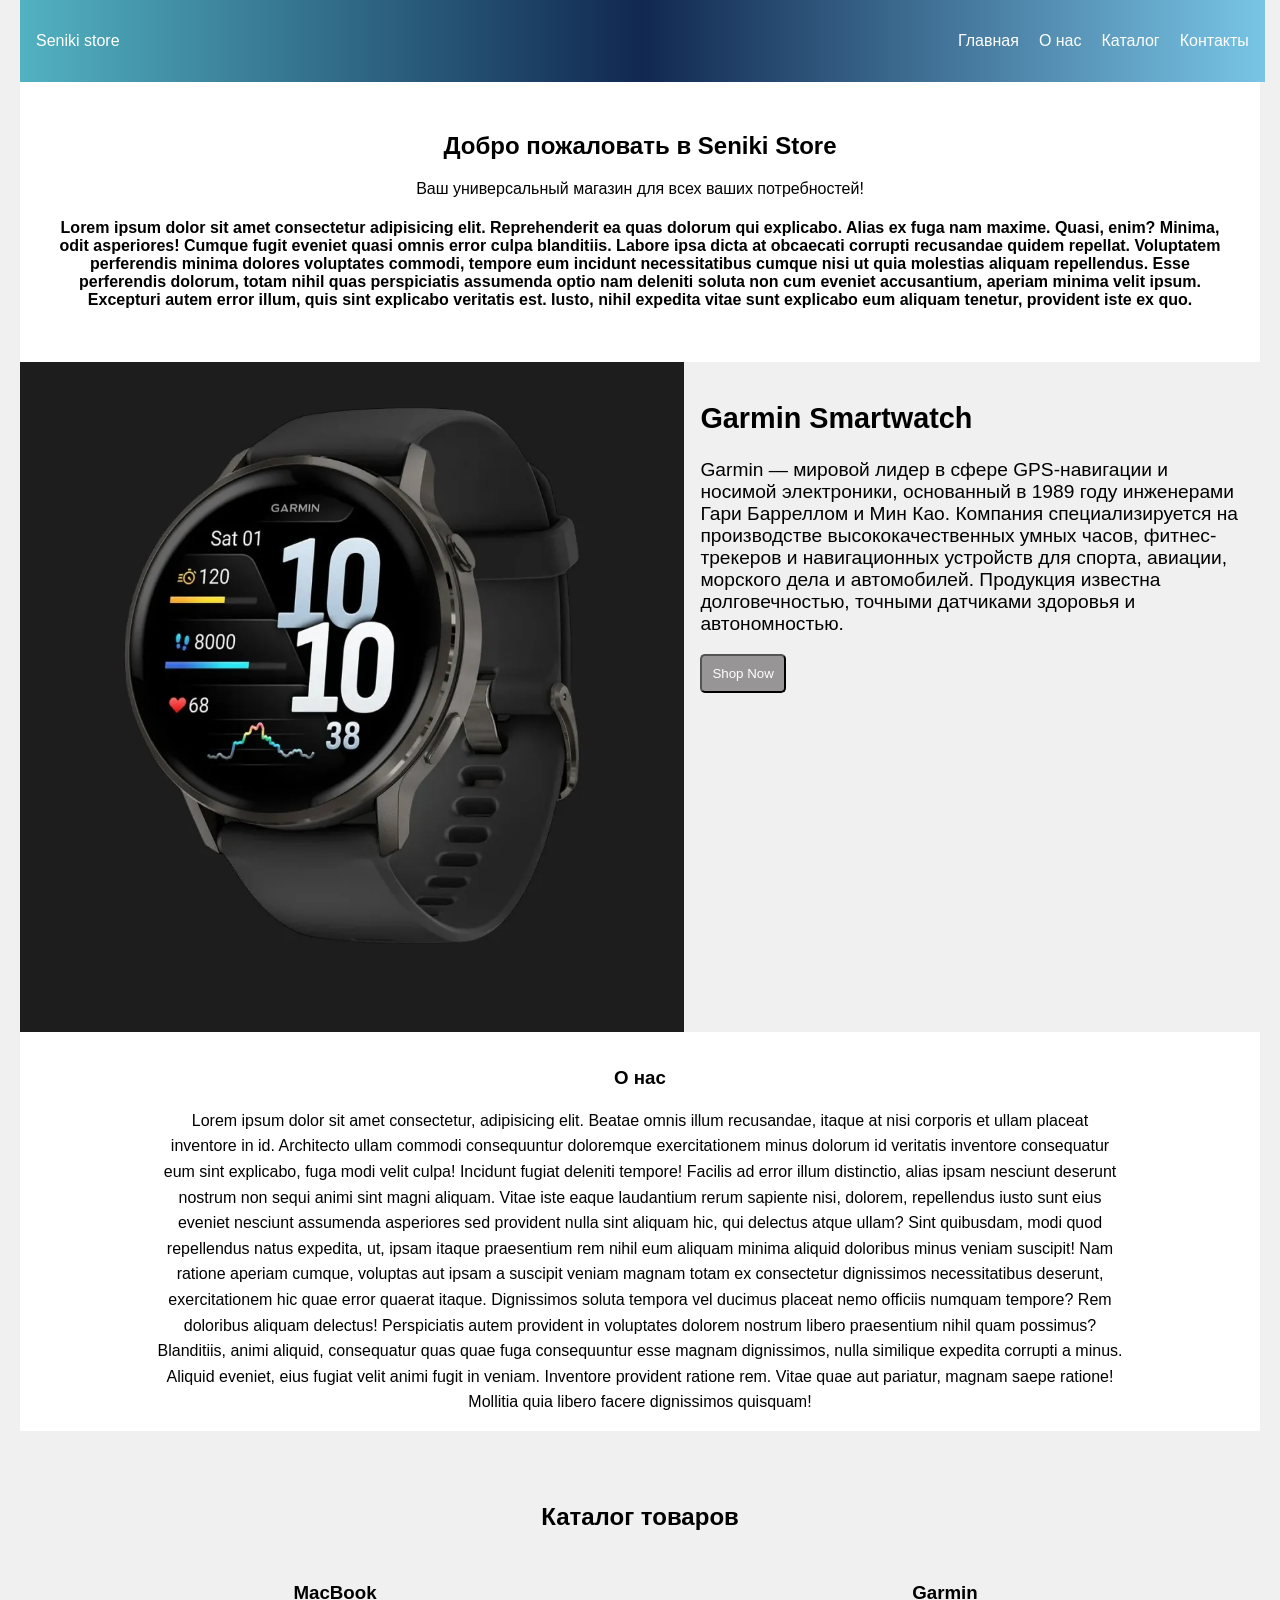
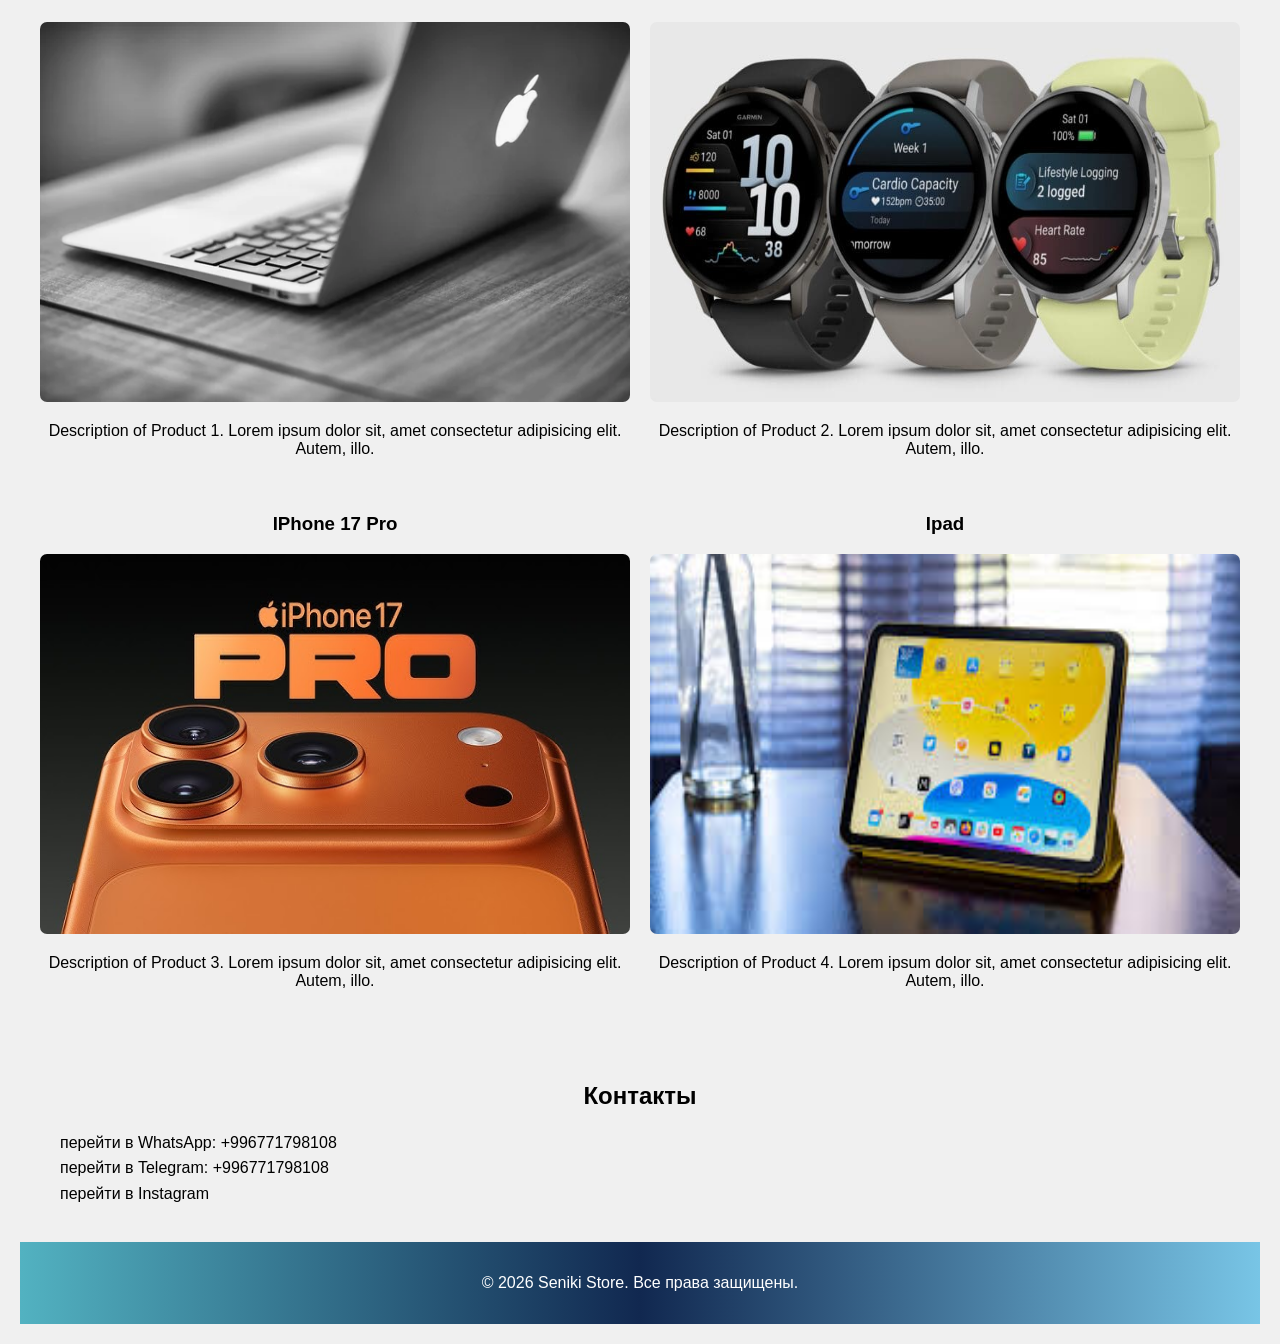
<file: seniki_store_2/index.html>
<!DOCTYPE html>
<html lang="en">
<head>
    <meta charset="UTF-8">
    <meta name="viewport" content="width=device-width, initial-scale=1.0">
    <link rel="stylesheet" href="css/styles.css">
    <link rel="stylesheet" href="https://use.fontawesome.com/releases/v5.15.4/css/all.css">
    <title>Document</title>
</head>
<body>
    <!-- navbar -->
    <header>
        <nav class="navbar">
            <a href="https://www.instagram.com/seniki_store" class="logo">Seniki store</a>
            <ul class="nav-links">
                <li><a href="#section_1">Главная</a></li>
                <li><a href="#about">О нас</a></li>
                <li><a href="#catalog">Каталог</a></li>
                <li><a href="#">Контакты</a></li>
            </ul>
        </nav>
    </header>

    <!-- section_1: -->
    <!-- intro -->
    <section class="section_1" id="section_1">
        <h1>Добро пожаловать в Seniki Store</h1>
        <p>Ваш универсальный магазин для всех ваших потребностей!</p>
        <h4>Lorem ipsum dolor sit amet consectetur adipisicing elit. Reprehenderit ea quas dolorum qui explicabo. 
            Alias ex fuga nam maxime. Quasi, enim? Minima, odit asperiores! Cumque fugit eveniet quasi omnis error 
            culpa blanditiis. Labore ipsa dicta at obcaecati corrupti recusandae quidem repellat. Voluptatem 
            perferendis minima dolores voluptates commodi, tempore eum incidunt necessitatibus cumque nisi ut quia 
            molestias aliquam repellendus. Esse perferendis dolorum, totam nihil quas perspiciatis assumenda optio 
            nam deleniti soluta non cum eveniet accusantium, aperiam minima velit ipsum. Excepturi autem error illum, 
            quis sint explicabo veritatis est. Iusto, nihil expedita vitae sunt explicabo eum aliquam tenetur, 
            provident iste ex quo.
        </h4>
    </section>


    <!-- 2 -->
    <!-- garmin -->
    <section class="section_2" id="section_2">
        <div class="garmin">
            <!-- <h2>Garmin Smartwatch</h2>
            <p>Experience the best in wearable technology with Garmin's latest smartwatch. 
               Stay connected, track your fitness, and enjoy a sleek design.
            </p>
            <button>Shop Now</button> -->
        </div>
        <div class="garmin-2">
            <h2>Garmin Smartwatch</h2>
            <p>Garmin — мировой лидер в сфере GPS-навигации и носимой электроники, основанный в 1989 году инженерами 
                Гари Барреллом и Мин Као. Компания специализируется на производстве высококачественных умных часов, 
                фитнес-трекеров и навигационных устройств для спорта, авиации, морского дела и автомобилей. 
                Продукция известна долговечностью, точными датчиками здоровья и автономностью. 
            </p>
            <button class="insta"><a href="https://www.instagram.com/seniki_store">Shop Now</a></button>
        </div>
    </section>
    <!-- end garmin -->

    <!-- 3 -->
    <!-- about -->
    <section class="about" id="about">
        <h3>О нас</h3>
        <p>
            Lorem ipsum dolor sit amet consectetur, adipisicing elit. Beatae omnis illum recusandae, 
            itaque at nisi corporis et ullam placeat inventore in id. Architecto ullam commodi consequuntur 
            doloremque exercitationem minus dolorum id veritatis inventore consequatur eum sint explicabo, 
            fuga modi velit culpa! Incidunt fugiat deleniti tempore! Facilis ad error illum distinctio, 
            alias ipsam nesciunt deserunt nostrum non sequi animi sint magni aliquam. Vitae iste eaque 
            laudantium rerum sapiente nisi, dolorem, repellendus iusto sunt eius eveniet nesciunt assumenda 
            asperiores sed provident nulla sint aliquam hic, qui delectus atque ullam? Sint quibusdam, modi 
            quod repellendus natus expedita, ut, ipsam itaque praesentium rem nihil eum aliquam minima aliquid 
            doloribus minus veniam suscipit! Nam ratione aperiam cumque, voluptas aut ipsam a suscipit veniam 
            magnam totam ex consectetur dignissimos necessitatibus deserunt, exercitationem hic quae error 
            quaerat itaque. Dignissimos soluta tempora vel ducimus placeat nemo officiis numquam tempore? 
            Rem doloribus aliquam delectus! Perspiciatis autem provident in voluptates dolorem nostrum libero 
            praesentium nihil quam possimus? Blanditiis, animi aliquid, consequatur quas quae fuga consequuntur 
            esse magnam dignissimos, nulla similique expedita corrupti a minus. Aliquid eveniet, eius fugiat 
            velit animi fugit in veniam. Inventore provident ratione rem. Vitae quae aut pariatur, magnam saepe 
            ratione! Mollitia quia libero facere dignissimos quisquam!
        </p>
    </section>


    <!-- 4 -->
    <!-- cotalog -->
    <section class="catalog" id="catalog">
        <h2>Каталог товаров</h2>
        <div class="product-list">
            <!-- Example Product -->
            <div class="product-item">
                <h3>MacBook</h3>
                <img src="img/macbook.jpg" alt="">
                <p>Description of Product 1.
                   Lorem ipsum dolor sit, amet consectetur adipisicing elit. Autem, illo. 
                </p>
                <!-- <button class="product"><a href="https://www.instagram.com/seniki_store">Buy Now</a></button> -->
            </div>
            <div class="product-item">
                <h3>Garmin</h3>
                <img src="img/garminvenu_2.jpg" alt="">
                <p> Description of Product 2.
                    Lorem ipsum dolor sit, amet consectetur adipisicing elit. Autem, illo.
                </p>
                <!-- <button class="product"><a href="https://www.instagram.com/seniki_store">Buy Now</a></button> -->
            </div>
            <div class="product-item">
                <h3>IPhone 17 Pro</h3>
                <img src="img/iphone.jpg" alt="">
                <p> Description of Product 3.
                    Lorem ipsum dolor sit, amet consectetur adipisicing elit. Autem, illo.
                </p>
                <!-- <button class="product"><a href="https://www.instagram.com/seniki_store">Buy Now</a></button> -->
            </div>
            <div class="product-item">
                <h3>Ipad</h3>
                <img src="img/ipad.jpeg" alt="">
                <p>Description of Product 4.
                   Lorem ipsum dolor sit, amet consectetur adipisicing elit. Autem, illo. 
                </p>
                <!-- <button class="product"><a href="https://www.instagram.com/seniki_store">Buy Now</a></button> -->
            </div>
            <!-- <div class="product-item">
                <h3>Product 1</h3>
                <img src="img/garmin_smart.png" alt="">
                <p>Description of Product 5.
                   Lorem ipsum dolor sit, amet consectetur adipisicing elit. Autem, illo. 
                </p>
                <button class="product"><a href="https://www.instagram.com/seniki_store">Buy Now</a></button>
            </div>
            <div class="product-item">
                <h3>Product 2</h3>
                <img src="img/garmin_smart.png" alt="">
                <p>Description of Product 6.
                   Lorem ipsum dolor sit, amet consectetur adipisicing elit. Autem, illo.
                </p>
                <button class="product"><a href="https://www.instagram.com/seniki_store">Buy Now</a></button>
            </div>
            <div class="product-item">
                <h3>Product 1</h3>
                <img src="img/garmin_smart.png" alt="">
                <p>Description of Product 7.
                   Lorem ipsum dolor sit, amet consectetur adipisicing elit. Autem, illo.
                </p>
                <button class="product"><a href="https://www.instagram.com/seniki_store">Buy Now</a></button>
            </div>
            <div class="product-item">
                <h3>Product 2</h3>
                <img src="img/garmin_smart.png" alt="">
                <p>Description of Product 8.
                   Lorem ipsum dolor sit, amet consectetur adipisicing elit. Autem, illo.
                </p>
                <button class="product"><a href="https://www.instagram.com/seniki_store">Buy Now</a></button>
            </div> -->
            
            
            <!-- Add more products as needed -->
        </div>
    </section>

    <!-- 5 -->
    <!-- contacts -->
    <section class="contact" id="contact">
        <h2>Контакты</h2>
        <ul class="contacts">
            <li><a href="wa.me/+996771798108">перейти в WhatsApp: +996771798108</a></li>
            <li><a href="t.me/+996771798108">перейти в Telegram: +996771798108</a></li>
            <li><a href="https://www.instagram.com/seniki_store">перейти в Instagram</a></li>
        </ul>
    </section>

    <!-- 6 -->
    <!-- footer -->
     <footer>
        <p>&copy; 2026 Seniki Store. Все права защищены.</p>
    </footer>
</body>
</html>
</file>
<file: seniki_store_2/css/styles.css>
body {
    font-family: Arial, sans-serif;
    margin: 0;
    padding: 20px;
    background-color: #f0f0f0;
}

/* navbar: */
/* header {
    position: sticky;
} */

.navbar {
    display: flex;
    justify-content: space-between;
    align-items: center;
    text-align: center;
    /* background: linear-gradient(to right, rgb(52, 52, 217), black, rgb(117, 117, 236)); */
    background: linear-gradient(to right, rgb(82, 178, 193), rgb(17, 40, 80), rgb(120, 197, 230));
    padding: 1rem;
    color: white;

    position: fixed;
    top: 0;
    width: 94.75%;
    z-index: 1000;

    /* border-bottom-left-radius: 85%40px;
    border-bottom-right-radius: 30%30px;
    border-radius: 10px 100px / 120px; */
}


.nav-links {
    display: flex;
    list-style: none;
    gap: 20px;
}
a {
    text-decoration: none;
    color: white;
}

.nav-links a:hover {
    text-decoration: underline;
}


.logo {
    /* font-size: 1.5rem; */
    /* font-weight: bold; */
    color: white;
    text-decoration: none;
}

/* section_1 */
.section_1 {
    text-align: center;
    padding: 2rem;
    background-color: #fff;
    /* height: 300px; */
    margin-top: 60px; /* Adjust for fixed navbar height */
}

/* section_2 */
.section_2 {
    display: flex;
    justify-content: space-between;
    align-items: start™;
    /* background-color: #e0e0e0; */
    color: black;
    height: 670px;
    /* background: #333; */
    /* background: #4467d2; */
    /* background: linear-gradient(to right, rgb(3, 3, 170), black, rgb(117, 117, 236)); */
    /* background: linear-gradient(to right, rgb(69, 183, 200), rgb(17, 40, 80), rgb(120, 197, 230)); */
    /* margin-top: 2rem; */
}
.garmin {
    background-image: url('../img/garminvenu_4.jpg.webp');
    /* background-size: contain; */
    background-repeat: no-repeat;
    width: 110%;
    height: 100%;
    background-position: center;
    background-size: cover;
}
.garmin-2 {
    width: 90%;
    padding: 1rem;
    font-size: 1.2rem;
}
.garmin-2 button {
    padding: 10px;
    color: #fff; 
    background: rgb(151, 149, 149);
}

/* about section */
.about {
    text-align: center;
    /* margin-top: 2rem; */
    margin-bottom: 2rem;
    background-color: #fff;
    padding: 1rem;
}
.about p {
    max-width: 80%;
    margin: 0 auto;
    line-height: 1.6;
}

.insta {
    padding: 10px 40px;
    color: #fff; 
    background: grey(213, 139, 219);
    border-radius: 5px;
}
/* .insta:hover {
    background: red;
} */



/* 4 catalog */
.product {
    text-align: center;
    /* margin-top: 2rem; */
    background: red;
    border-radius: 7px;
    padding: 10px 40px;
}

.catalog {
    /* display: grid;
    grid-template-columns: repeat(4, 1fr);
    gap: 20px;
    margin-top: 2rem; */
    text-align: center;
    /* background-color: #333; */
    /* background: #4467d2; */
    /* background: linear-gradient(to right, rgb(3, 3, 170), black, rgb(117, 117, 236)); */
    /* background: linear-gradient(to right, rgb(69, 183, 200), rgb(17, 40, 80), rgb(120, 197, 230)); */
    color: black;
    padding: 20px;
    background-color: #f0f0f0;
}
/* .catalog img {
    width: 100%;
    border-radius: 7px;
} */
.product-list {
    display: grid;
    grid-template-columns: repeat(2, 1fr);
    gap: 20px;
    margin-top: 2rem;
    text-align: center;
}
.product-list img {
    width: 100%;
    height: 380px;
    border-radius: 7px;
}

.product-item img:hover {
    /* background-color: #fff;
    padding: 10px;
    border-radius: 7px; */
    transform: rotateX(3deg) rotateY(3deg) scale(1.05);
    transition: 2s;
    box-shadow: 20px 20px 40px rgba(0, 0, 0, 0.9);
}


img {
    background-color: transparent;
}


/* 5 */
/* contact */
.contact {
    margin-top: 1rem;
    /* margin-bottom: 1rem; */
    max-width: 100%;
    padding-top: 20px;
    padding-bottom: 20px;
    /* background: linear-gradient(to right, rgb(69, 183, 200), rgb(17, 40, 80), rgb(120, 197, 230)); */
}
.contact h2 {
    text-align: center;
    color: black;
    /* margin-bottom: 1rem; */
}

.contacts li {
    margin: 0 auto;
    line-height: 1.6;
    list-style-type: none;
}
.contacts li a {
    text-decoration: none;
    color: black;
}


/* 6 */
/* footer */
footer {
    text-align: center;
    padding: 1rem;
    background: linear-gradient(to right, rgb(82, 178, 193), rgb(17, 40, 80), rgb(120, 197, 230));
    color: white;
    /* margin-top: 2rem; */
}
</file>
